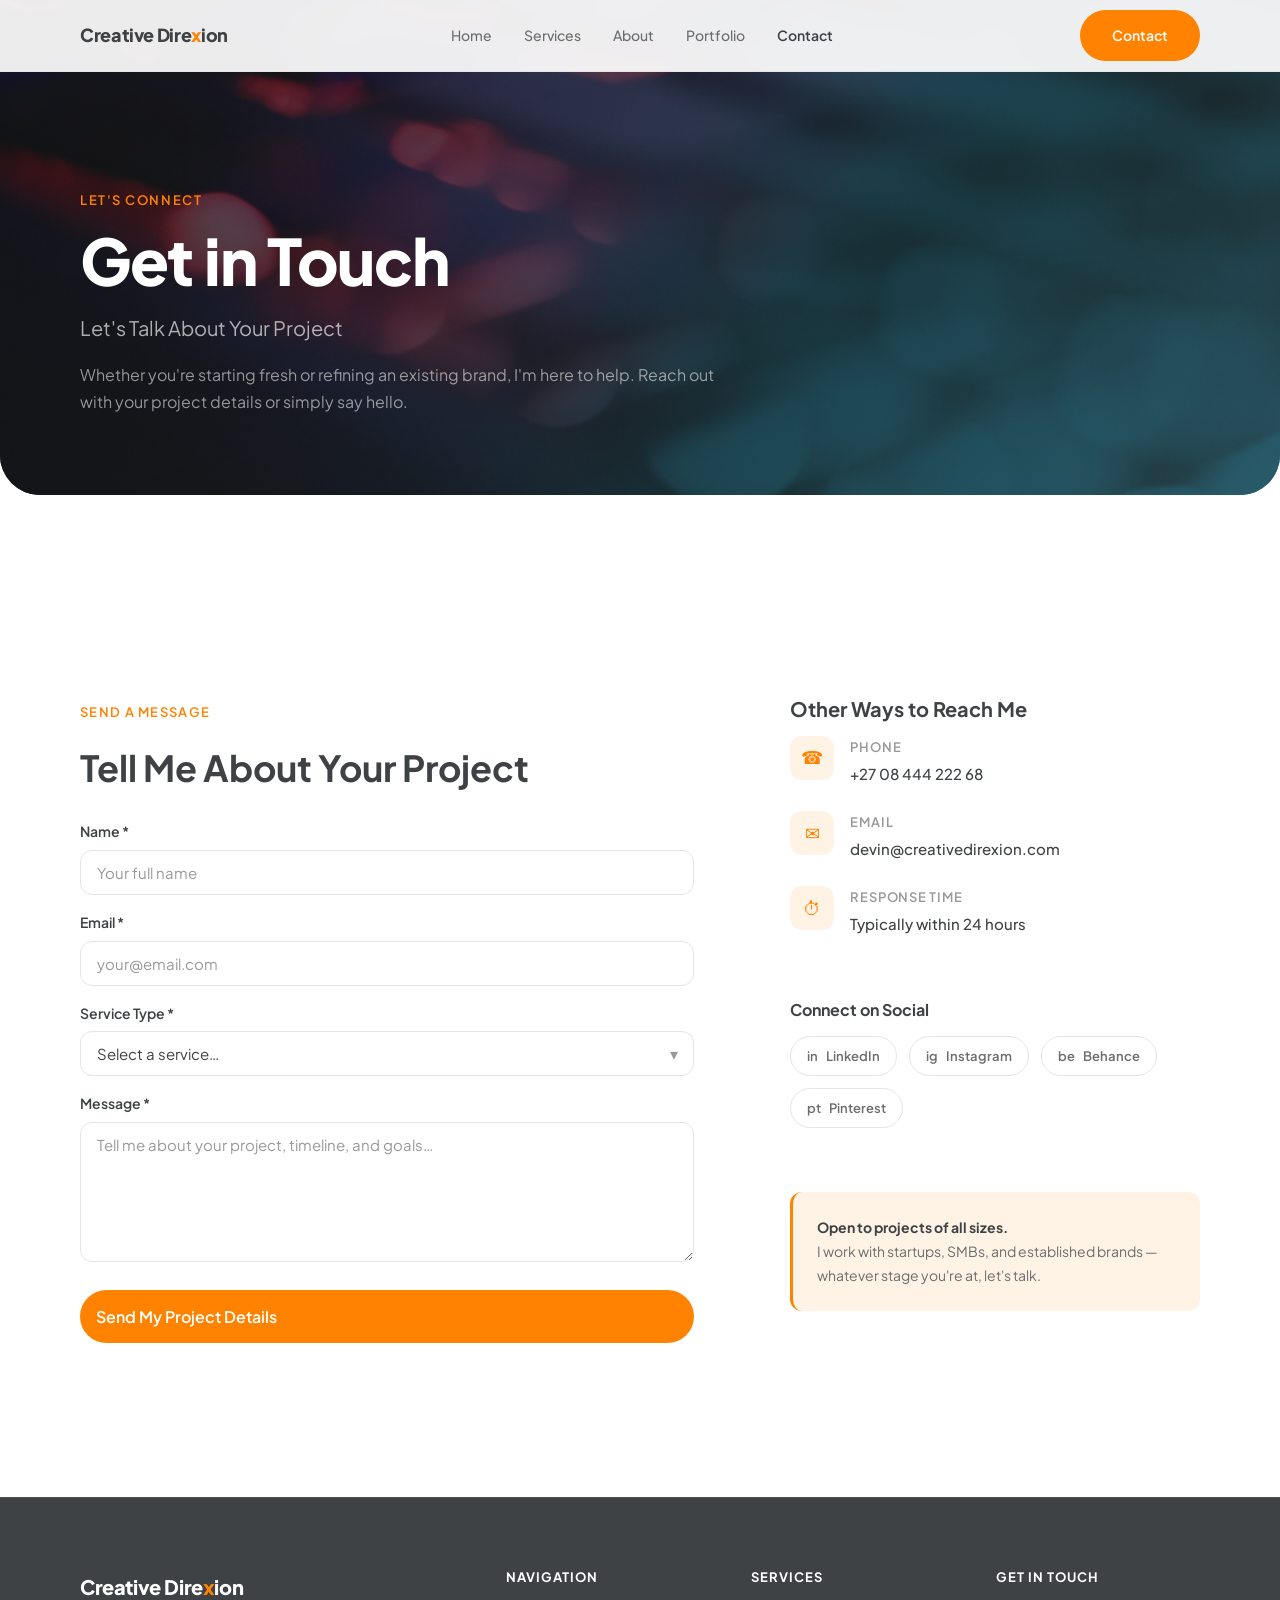
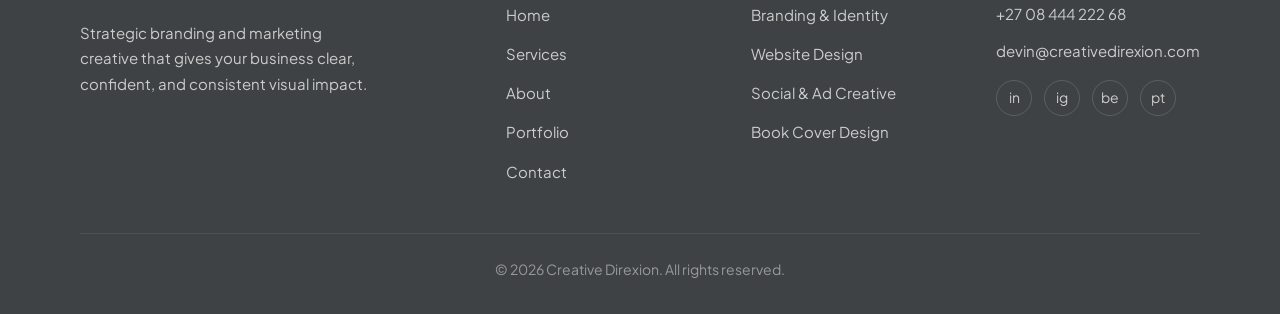
<file: contact.html>
<!DOCTYPE html>
<html lang="en">
<head>
  <meta charset="UTF-8" />
  <meta name="viewport" content="width=device-width, initial-scale=1.0" />
  <meta name="description" content="Contact Creative Direxion — Reach out to discuss your branding, website, or creative project. Based in South Africa, working remotely worldwide." />
  <title>Contact — Creative Direxion</title>
  <link rel="stylesheet" href="css/styles.css" />
</head>
<body>

  <!-- ── Navigation ── -->
  <nav class="nav" aria-label="Main navigation">
    <div class="nav-inner">
      <a href="index.html" class="nav-logo">Creative Dire<span>x</span>ion</a>
      <div class="nav-links" role="list">
        <a href="index.html" role="listitem">Home</a>
        <a href="services.html" role="listitem">Services</a>
        <a href="about.html" role="listitem">About</a>
        <a href="portfolio.html" role="listitem">Portfolio</a>
        <a href="contact.html" role="listitem">Contact</a>
      </div>
      <a href="contact.html" class="btn-primary nav-cta">Contact</a>
      <button class="nav-hamburger" aria-label="Open menu" aria-expanded="false" aria-controls="nav-overlay">
        <span></span><span></span><span></span>
      </button>
    </div>
  </nav>

  <div class="nav-overlay" id="nav-overlay" role="dialog" aria-modal="true" aria-label="Navigation menu">
    <a href="index.html">Home</a>
    <a href="services.html">Services</a>
    <a href="about.html">About</a>
    <a href="portfolio.html">Portfolio</a>
    <a href="contact.html">Contact</a>
    <a href="contact.html" class="btn-primary">Get in Touch</a>
  </div>

  <main>

    <!-- ── Hero ── -->
    <section class="hero hero-inner-page" aria-label="Contact hero">
      <img class="hero-bg" src="images/hero/hero-pages-2.jpg" alt="" aria-hidden="true" loading="eager" />
      <div class="hero-overlay" aria-hidden="true"></div>
      <div class="hero-inner">
        <p class="hero-tag hero-animate hero-animate-1">Let's Connect</p>
        <h1 class="hero-heading hero-animate hero-animate-2">Get in Touch</h1>
        <p class="hero-tagline hero-animate hero-animate-3">Let's Talk About Your Project</p>
        <p class="hero-desc hero-animate hero-animate-4">Whether you're starting fresh or refining an existing brand, I'm here to help. Reach out with your project details or simply say hello.</p>
      </div>
    </section>

    <!-- ── Contact Form + Info ── -->
    <section class="section" aria-labelledby="contact-heading">
      <div class="container">
        <div class="contact-grid">

          <!-- Form -->
          <div class="reveal">
            <span class="eyebrow">Send a Message</span>
            <h2 id="contact-heading" style="font-size: clamp(1.5rem, 3vw, 2.25rem); margin-bottom: var(--space-xl); margin-top: var(--space-sm);">Tell Me About Your Project</h2>

            <div class="form-success" role="alert" aria-live="polite">
              Thanks for reaching out! I'll review your message and get back to you within 1–2 business days.
            </div>

            <form class="contact-form" novalidate aria-label="Contact form">
              <div class="form-group">
                <label for="name">Name <span aria-hidden="true">*</span></label>
                <input
                  type="text"
                  id="name"
                  name="name"
                  placeholder="Your full name"
                  required
                  autocomplete="name"
                />
              </div>

              <div class="form-group">
                <label for="email">Email <span aria-hidden="true">*</span></label>
                <input
                  type="email"
                  id="email"
                  name="email"
                  placeholder="your@email.com"
                  required
                  autocomplete="email"
                />
              </div>

              <div class="form-group">
                <label for="service">Service Type <span aria-hidden="true">*</span></label>
                <div class="form-select-wrapper">
                  <select id="service" name="service" required>
                    <option value="" disabled selected>Select a service…</option>
                    <option value="branding">Branding &amp; Visual Identity</option>
                    <option value="website">Website Design</option>
                    <option value="social">Social Media &amp; Ad Creative</option>
                    <option value="book">Book Cover Design</option>
                    <option value="other">Other</option>
                  </select>
                </div>
              </div>

              <div class="form-group">
                <label for="message">Message <span aria-hidden="true">*</span></label>
                <textarea
                  id="message"
                  name="message"
                  rows="6"
                  placeholder="Tell me about your project, timeline, and goals…"
                  required
                ></textarea>
              </div>

              <button type="submit" class="btn-primary form-submit">Send My Project Details</button>
            </form>
          </div>

          <!-- Contact Info -->
          <aside class="contact-info reveal reveal-delay-2" aria-label="Contact information">
            <div>
              <h3>Other Ways to Reach Me</h3>

              <div class="contact-detail" style="margin-bottom: var(--space-lg);">
                <div class="contact-detail-icon" aria-hidden="true">&#9742;</div>
                <div class="contact-detail-text">
                  <p>Phone</p>
                  <a href="tel:+27084442268">+27 08 444 222 68</a>
                </div>
              </div>

              <div class="contact-detail" style="margin-bottom: var(--space-lg);">
                <div class="contact-detail-icon" aria-hidden="true">&#9993;</div>
                <div class="contact-detail-text">
                  <p>Email</p>
                  <a href="mailto:devin@creativedirexion.com">devin@creativedirexion.com</a>
                </div>
              </div>


              <div class="contact-detail" style="margin-bottom: var(--space-xl);">
                <div class="contact-detail-icon" aria-hidden="true">&#9201;</div>
                <div class="contact-detail-text">
                  <p>Response Time</p>
                  <span>Typically within 24 hours</span>
                </div>
              </div>
            </div>

            <div>
              <h3 style="font-size: 1rem; margin-bottom: var(--space-md);">Connect on Social</h3>
              <div class="contact-social" aria-label="Social media links">
                <a href="#" class="social-link" aria-label="LinkedIn">
                  <span aria-hidden="true">in</span> LinkedIn
                </a>
                <a href="#" class="social-link" aria-label="Instagram">
                  <span aria-hidden="true">ig</span> Instagram
                </a>
                <a href="#" class="social-link" aria-label="Behance">
                  <span aria-hidden="true">be</span> Behance
                </a>
                <a href="#" class="social-link" aria-label="Pinterest">
                  <span aria-hidden="true">pt</span> Pinterest
                </a>
              </div>
            </div>

            <div style="margin-top: var(--space-xl); padding: var(--space-lg); background: var(--color-accent-light); border-radius: var(--radius-md); border-left: 3px solid var(--color-accent);">
              <p style="font-size: 0.875rem; color: var(--color-text-secondary); line-height: 1.7;">
                <strong style="color: var(--color-text-primary);">Open to projects of all sizes.</strong><br>
                I work with startups, SMBs, and established brands — whatever stage you're at, let's talk.
              </p>
            </div>
          </aside>

        </div>
      </div>
    </section>

  </main>

  <!-- ── Footer ── -->
  <footer class="footer" aria-label="Site footer">
    <div class="container">
      <div class="footer-grid">
        <div class="footer-brand">
          <p class="footer-logo">Creative Dire<span>x</span>ion</p>
          <p>Strategic branding and marketing creative that gives your business clear, confident, and consistent visual impact.</p>
        </div>
        <div class="footer-col">
          <h4>Navigation</h4>
          <ul>
            <li><a href="index.html">Home</a></li>
            <li><a href="services.html">Services</a></li>
            <li><a href="about.html">About</a></li>
            <li><a href="portfolio.html">Portfolio</a></li>
            <li><a href="contact.html">Contact</a></li>
          </ul>
        </div>
        <div class="footer-col">
          <h4>Services</h4>
          <ul>
            <li><a href="services.html#branding">Branding &amp; Identity</a></li>
            <li><a href="services.html#website-design">Website Design</a></li>
            <li><a href="services.html#social-media">Social &amp; Ad Creative</a></li>
            <li><a href="services.html#book-cover">Book Cover Design</a></li>
          </ul>
        </div>
        <div class="footer-col">
          <h4>Get in Touch</h4>
          <p class="footer-contact-item"><a href="tel:+27084442268">+27 08 444 222 68</a></p>
          <p class="footer-contact-item"><a href="mailto:devin@creativedirexion.com">devin@creativedirexion.com</a></p>
          <div class="footer-social" aria-label="Social media links">
            <a href="#" aria-label="LinkedIn">in</a>
            <a href="#" aria-label="Instagram">ig</a>
            <a href="#" aria-label="Behance">be</a>
            <a href="#" aria-label="Pinterest">pt</a>
          </div>
        </div>
      </div>
      <div class="footer-bottom">
        <p>&copy; 2026 Creative Direxion. All rights reserved.</p>
      </div>
    </div>
  </footer>

  <script src="js/main.js"></script>
</body>
</html>
</file>
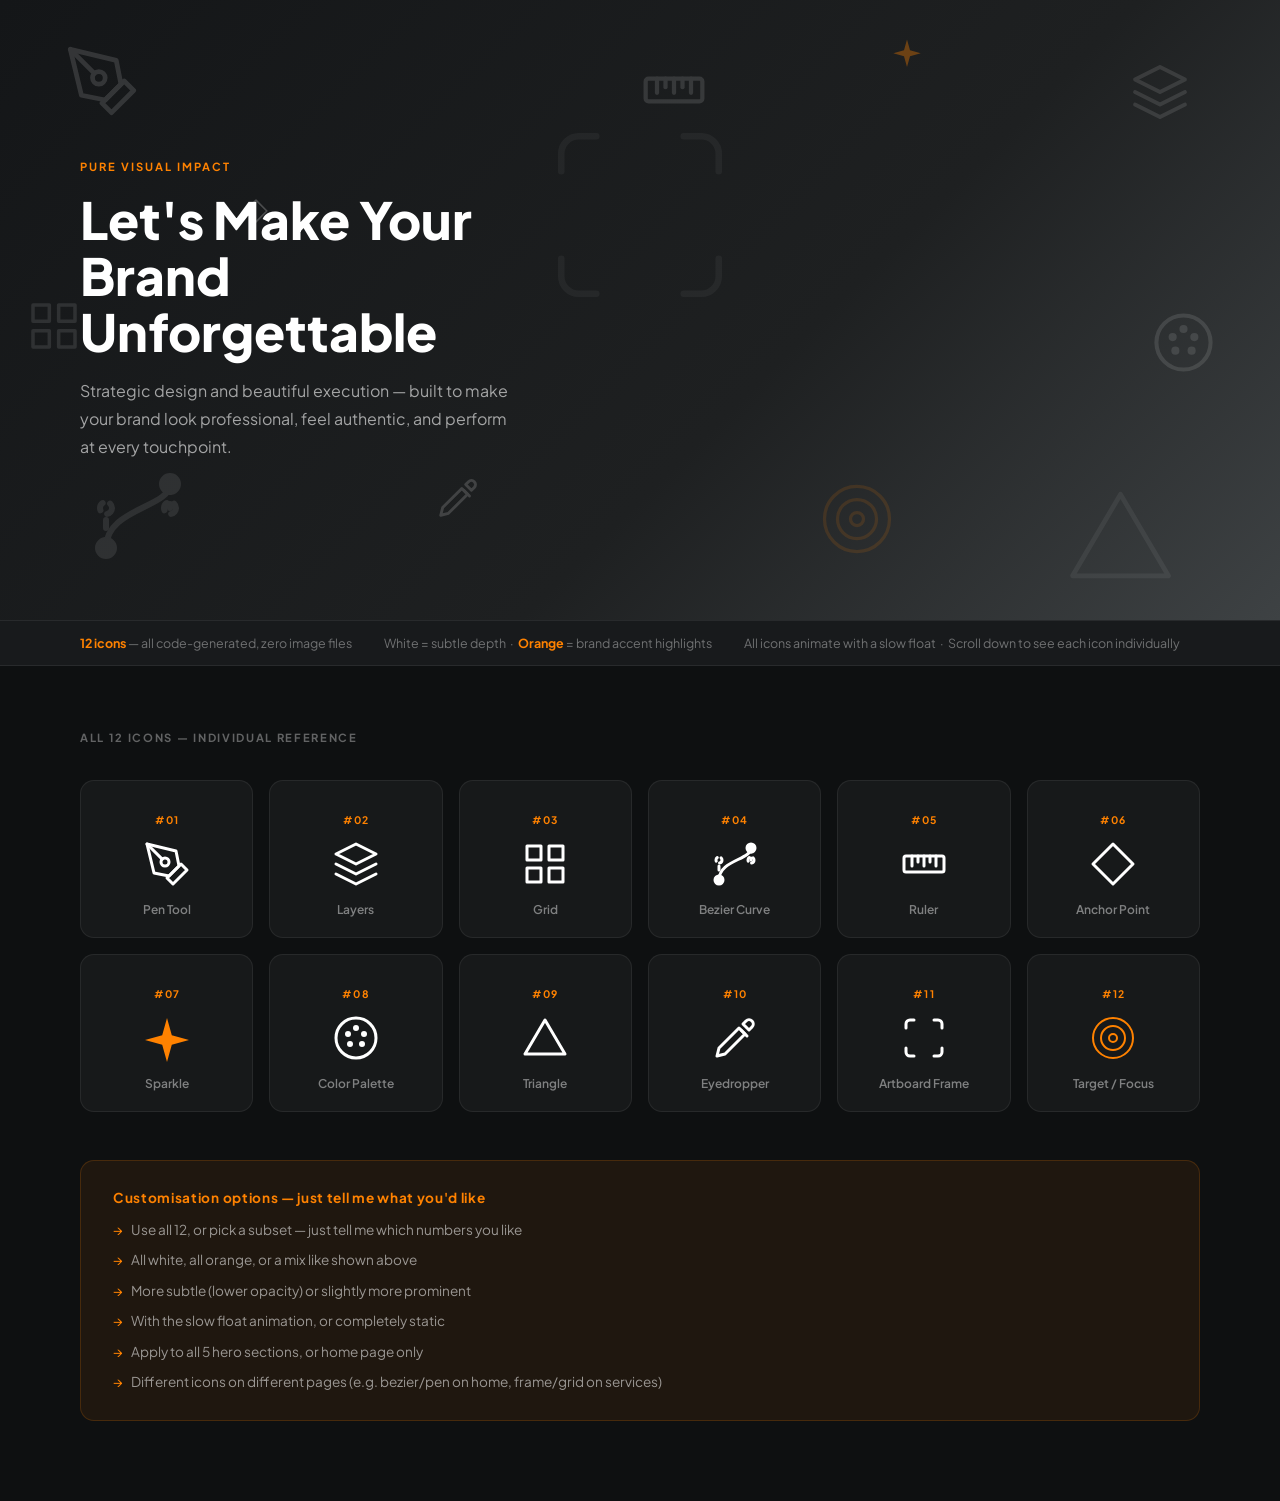
<file: icon-preview.html>
<!DOCTYPE html>
<html lang="en">
<head>
  <meta charset="UTF-8" />
  <meta name="viewport" content="width=device-width, initial-scale=1.0" />
  <title>SVG Icon Preview — Creative Direxion</title>
  <link rel="preconnect" href="https://fonts.googleapis.com">
  <link href="https://fonts.googleapis.com/css2?family=Plus+Jakarta+Sans:wght@400;600;700;800&display=swap" rel="stylesheet">
  <style>
    *, *::before, *::after { margin: 0; padding: 0; box-sizing: border-box; }

    body {
      background: #0e1011;
      font-family: 'Plus Jakarta Sans', sans-serif;
      color: white;
    }

    /* ── HERO PREVIEW ── */
    .hero-preview {
      position: relative;
      width: 100%;
      height: 620px;
      background: linear-gradient(135deg, #141618 0%, #1e2021 60%, #3e4244 100%);
      overflow: hidden;
      display: flex;
      align-items: center;
    }

    /* Demo text — mirrors real site layout */
    .demo-text {
      position: relative;
      z-index: 10;
      max-width: 580px;
      padding: 0 0 0 80px;
    }
    .demo-eyebrow {
      font-size: 0.7rem;
      font-weight: 700;
      letter-spacing: 0.18em;
      text-transform: uppercase;
      color: #ff8200;
      margin-bottom: 18px;
    }
    .demo-h1 {
      font-size: clamp(2rem, 4.5vw, 3.2rem);
      font-weight: 800;
      line-height: 1.1;
      margin-bottom: 18px;
      color: #ffffff;
    }
    .demo-p {
      font-size: 1rem;
      color: rgba(255,255,255,0.60);
      line-height: 1.75;
      max-width: 440px;
    }

    /* ── SVG ICON POSITIONING ── */
    .icon {
      position: absolute;
      pointer-events: none;
      color: white;
    }
    .icon svg { display: block; }

    /* Float animations */
    @keyframes floatUp   { 0%,100% { transform: translateY(0);    } 50% { transform: translateY(-10px); } }
    @keyframes floatDown { 0%,100% { transform: translateY(0);    } 50% { transform: translateY(9px);  } }
    @keyframes floatTilt { 0%,100% { transform: translateY(0) rotate(0deg); } 50% { transform: translateY(-7px) rotate(6deg); } }
    @keyframes floatSpin { 0%,100% { transform: translateY(0) rotate(0deg); } 50% { transform: translateY(6px) rotate(-5deg); } }

    /* 1. Pen Tool — top-left */
    .i-pentool   { top: 7%;  left: 5%;   width: 76px;  opacity: 0.13; animation: floatUp   8s ease-in-out infinite 0s; }
    /* 2. Layers — top-right */
    .i-layers    { top: 10%; right: 7%;  width: 60px;  opacity: 0.11; animation: floatDown 9s ease-in-out infinite 1s; }
    /* 3. Grid — mid-left */
    .i-grid      { top: 48%; left: 2%;   width: 56px;  opacity: 0.10; animation: floatUp  10s ease-in-out infinite 2s; }
    /* 4. Bezier — bottom-left */
    .i-bezier    { bottom: 9%; left: 7%; width: 96px;  opacity: 0.09; animation: floatTilt 9s ease-in-out infinite 3s; }
    /* 5. Ruler — top center-ish */
    .i-ruler     { top: 9%;  left: 50%;  width: 68px;  opacity: 0.12; animation: floatSpin 8s ease-in-out infinite 0.5s; }
    /* 6. Diamond — small accent, white */
    .i-diamond   { top: 32%; left: 19%;  width: 26px;  opacity: 0.22; animation: floatUp   6s ease-in-out infinite 1.5s; }
    /* 7. Sparkle — orange accent, top-right area */
    .i-sparkle   { top: 6%;  right: 28%; width: 30px;  opacity: 0.35; animation: floatDown 5s ease-in-out infinite 0.8s; color: #ff8200; }
    /* 8. Palette — right center */
    .i-palette   { top: 50%; right: 5%;  width: 65px;  opacity: 0.11; animation: floatTilt 10s ease-in-out infinite 2.5s; }
    /* 9. Triangle — bottom-right, large, very faint */
    .i-triangle  { bottom: 4%; right: 8%; width: 115px; opacity: 0.06; animation: floatDown 12s ease-in-out infinite 4s; }
    /* 10. Eyedropper — bottom-center */
    .i-eyedrop   { bottom: 16%; left: 34%; width: 46px; opacity: 0.16; animation: floatUp   7s ease-in-out infinite 1.2s; }
    /* 11. Artboard Frame — large, centered, very faint, static */
    .i-frame     { top: 110px; left: calc(50% - 105px); width: 210px; opacity: 0.045; }
    /* 12. Rings — bottom-right, orange accent */
    .i-rings     { bottom: 10%; right: 30%; width: 78px; opacity: 0.13; animation: floatSpin 11s ease-in-out infinite 3.5s; color: #ff8200; }


    /* ── LABEL STRIP ── */
    .label-strip {
      background: #181a1c;
      border-top: 1px solid rgba(255,255,255,0.07);
      border-bottom: 1px solid rgba(255,255,255,0.07);
      padding: 14px 80px;
      display: flex;
      align-items: center;
      gap: 32px;
      flex-wrap: wrap;
    }
    .label-strip p { font-size: 0.78rem; color: rgba(255,255,255,0.38); }
    .label-strip p strong { color: #ff8200; }

    /* ── ICON REFERENCE GRID ── */
    .reference {
      padding: 64px 80px 80px;
      max-width: 1280px;
      margin: 0 auto;
    }
    .reference-heading {
      font-size: 0.7rem;
      font-weight: 700;
      letter-spacing: 0.15em;
      text-transform: uppercase;
      color: rgba(255,255,255,0.35);
      margin-bottom: 36px;
    }
    .icon-showcase {
      display: grid;
      grid-template-columns: repeat(auto-fill, minmax(150px, 1fr));
      gap: 16px;
    }
    .icon-card {
      background: rgba(255,255,255,0.04);
      border: 1px solid rgba(255,255,255,0.07);
      border-radius: 14px;
      padding: 32px 16px 20px;
      display: flex;
      flex-direction: column;
      align-items: center;
      gap: 14px;
      transition: background 0.2s, border-color 0.2s;
    }
    .icon-card:hover { background: rgba(255,255,255,0.08); border-color: rgba(255,130,0,0.3); }
    .icon-card svg { display: block; }
    .icon-num  { font-size: 0.65rem; font-weight: 700; color: #ff8200; letter-spacing: 0.1em; }
    .icon-name { font-size: 0.75rem; font-weight: 600; color: rgba(255,255,255,0.45); text-align: center; }

    /* ── OPTIONS NOTE ── */
    .options-note {
      margin-top: 48px;
      padding: 28px 32px;
      background: rgba(255,130,0,0.07);
      border: 1px solid rgba(255,130,0,0.18);
      border-radius: 14px;
    }
    .options-note h3 { font-size: 0.85rem; color: #ff8200; margin-bottom: 14px; letter-spacing: 0.05em; }
    .options-note ul { list-style: none; display: flex; flex-direction: column; gap: 10px; }
    .options-note li { font-size: 0.85rem; color: rgba(255,255,255,0.55); padding-left: 18px; position: relative; line-height: 1.5; }
    .options-note li::before { content: '→'; position: absolute; left: 0; color: #ff8200; }
  </style>
</head>
<body>

  <!-- ════════════════════════════════════════
       HERO PREVIEW — mirrors actual site hero
       ════════════════════════════════════════ -->
  <div class="hero-preview">

    <!-- 1. Pen Tool -->
    <div class="icon i-pentool">
      <svg viewBox="0 0 24 24" fill="none" stroke="currentColor" stroke-width="1.5" stroke-linecap="round" stroke-linejoin="round">
        <path d="M12 19l7-7 3 3-7 7-3-3z"/>
        <path d="M18 13l-1.5-7.5L2 2l3.5 14.5L13 18l5-5z"/>
        <path d="M2 2l7.586 7.586"/>
        <circle cx="11" cy="11" r="2"/>
      </svg>
    </div>

    <!-- 2. Layers -->
    <div class="icon i-layers">
      <svg viewBox="0 0 24 24" fill="none" stroke="currentColor" stroke-width="1.5" stroke-linecap="round" stroke-linejoin="round">
        <polygon points="12 2 2 7 12 12 22 7 12 2"/>
        <polyline points="2 17 12 22 22 17"/>
        <polyline points="2 12 12 17 22 12"/>
      </svg>
    </div>

    <!-- 3. Grid -->
    <div class="icon i-grid">
      <svg viewBox="0 0 24 24" fill="none" stroke="currentColor" stroke-width="1.5" stroke-linecap="round" stroke-linejoin="round">
        <rect x="3" y="3" width="7" height="7"/>
        <rect x="14" y="3" width="7" height="7"/>
        <rect x="14" y="14" width="7" height="7"/>
        <rect x="3" y="14" width="7" height="7"/>
      </svg>
    </div>

    <!-- 4. Bezier Curve -->
    <div class="icon i-bezier">
      <svg viewBox="0 0 24 24" fill="none" stroke="currentColor" stroke-width="1.5" stroke-linecap="round" stroke-linejoin="round">
        <path d="M4 20 C4 10, 20 10, 20 4"/>
        <circle cx="4" cy="20" r="2" fill="currentColor"/>
        <circle cx="20" cy="4" r="2" fill="currentColor"/>
        <circle cx="4" cy="10" r="1.5" stroke-dasharray="2 2"/>
        <circle cx="20" cy="10" r="1.5" stroke-dasharray="2 2"/>
        <line x1="4" y1="20" x2="4" y2="10" stroke-dasharray="2 3"/>
        <line x1="20" y1="4" x2="20" y2="10" stroke-dasharray="2 3"/>
      </svg>
    </div>

    <!-- 5. Ruler -->
    <div class="icon i-ruler">
      <svg viewBox="0 0 24 24" fill="none" stroke="currentColor" stroke-width="1.5" stroke-linecap="round" stroke-linejoin="round">
        <rect x="2" y="8" width="20" height="8" rx="1"/>
        <line x1="6"  y1="8" x2="6"  y2="13"/>
        <line x1="9"  y1="8" x2="9"  y2="11"/>
        <line x1="12" y1="8" x2="12" y2="13"/>
        <line x1="15" y1="8" x2="15" y2="11"/>
        <line x1="18" y1="8" x2="18" y2="13"/>
      </svg>
    </div>

    <!-- 6. Diamond anchor -->
    <div class="icon i-diamond">
      <svg viewBox="0 0 24 24" fill="none" stroke="currentColor" stroke-width="1.5" stroke-linecap="round" stroke-linejoin="round">
        <polygon points="12 2 22 12 12 22 2 12"/>
      </svg>
    </div>

    <!-- 7. Sparkle (orange) -->
    <div class="icon i-sparkle">
      <svg viewBox="0 0 24 24" fill="currentColor" stroke="none">
        <path d="M12 2l2.4 8.6L23 13l-8.6 2.4L12 24l-2.4-8.6L1 13l8.6-2.4z"/>
      </svg>
    </div>

    <!-- 8. Color Palette -->
    <div class="icon i-palette">
      <svg viewBox="0 0 24 24" fill="none" stroke="currentColor" stroke-width="1.5" stroke-linecap="round" stroke-linejoin="round">
        <circle cx="12" cy="12" r="10"/>
        <circle cx="8"  cy="10" r="1.5" fill="currentColor" stroke="none"/>
        <circle cx="12" cy="7"  r="1.5" fill="currentColor" stroke="none"/>
        <circle cx="16" cy="10" r="1.5" fill="currentColor" stroke="none"/>
        <circle cx="15" cy="15" r="1.5" fill="currentColor" stroke="none"/>
        <circle cx="9"  cy="15" r="1.5" fill="currentColor" stroke="none"/>
      </svg>
    </div>

    <!-- 9. Triangle -->
    <div class="icon i-triangle">
      <svg viewBox="0 0 24 24" fill="none" stroke="currentColor" stroke-width="1" stroke-linecap="round" stroke-linejoin="round">
        <polygon points="12 3 22 20 2 20"/>
      </svg>
    </div>

    <!-- 10. Eyedropper -->
    <div class="icon i-eyedrop">
      <svg viewBox="0 0 24 24" fill="none" stroke="currentColor" stroke-width="1.5" stroke-linecap="round" stroke-linejoin="round">
        <path d="M3 21l4-1L17 10l-3-3L4 17 3 21z"/>
        <path d="M15 8l3 3"/>
        <path d="M17.5 3.5a2.121 2.121 0 0 1 3 3l-1.5 1.5-3-3 1.5-1.5z"/>
      </svg>
    </div>

    <!-- 11. Artboard frame (static, very large, very faint) -->
    <div class="icon i-frame">
      <svg viewBox="0 0 24 24" fill="none" stroke="currentColor" stroke-width="0.75" stroke-linecap="round" stroke-linejoin="round">
        <path d="M3 7V5a2 2 0 0 1 2-2h2"/>
        <path d="M17 3h2a2 2 0 0 1 2 2v2"/>
        <path d="M21 17v2a2 2 0 0 1-2 2h-2"/>
        <path d="M7 21H5a2 2 0 0 1-2-2v-2"/>
      </svg>
    </div>

    <!-- 12. Rings (orange) -->
    <div class="icon i-rings">
      <svg viewBox="0 0 24 24" fill="none" stroke="currentColor" stroke-width="1" stroke-linecap="round">
        <circle cx="12" cy="12" r="10"/>
        <circle cx="12" cy="12" r="6"/>
        <circle cx="12" cy="12" r="2"/>
      </svg>
    </div>

    <!-- Actual hero text -->
    <div class="demo-text">
      <p class="demo-eyebrow">Pure Visual Impact</p>
      <h1 class="demo-h1">Let's Make Your<br>Brand Unforgettable</h1>
      <p class="demo-p">Strategic design and beautiful execution — built to make your brand look professional, feel authentic, and perform at every touchpoint.</p>
    </div>

  </div><!-- /hero-preview -->


  <!-- ── Label strip ── -->
  <div class="label-strip">
    <p><strong>12 icons</strong> — all code-generated, zero image files</p>
    <p>White = subtle depth &nbsp;·&nbsp; <strong>Orange</strong> = brand accent highlights</p>
    <p>All icons animate with a slow float &nbsp;·&nbsp; Scroll down to see each icon individually</p>
  </div>


  <!-- ════════════════════════════════════
       ICON REFERENCE GRID
       ════════════════════════════════════ -->
  <div class="reference">
    <p class="reference-heading">All 12 Icons — Individual Reference</p>

    <div class="icon-showcase">

      <div class="icon-card">
        <span class="icon-num">#01</span>
        <svg width="48" height="48" viewBox="0 0 24 24" fill="none" stroke="white" stroke-width="1.5" stroke-linecap="round" stroke-linejoin="round">
          <path d="M12 19l7-7 3 3-7 7-3-3z"/>
          <path d="M18 13l-1.5-7.5L2 2l3.5 14.5L13 18l5-5z"/>
          <path d="M2 2l7.586 7.586"/>
          <circle cx="11" cy="11" r="2"/>
        </svg>
        <span class="icon-name">Pen Tool</span>
      </div>

      <div class="icon-card">
        <span class="icon-num">#02</span>
        <svg width="48" height="48" viewBox="0 0 24 24" fill="none" stroke="white" stroke-width="1.5" stroke-linecap="round" stroke-linejoin="round">
          <polygon points="12 2 2 7 12 12 22 7 12 2"/>
          <polyline points="2 17 12 22 22 17"/>
          <polyline points="2 12 12 17 22 12"/>
        </svg>
        <span class="icon-name">Layers</span>
      </div>

      <div class="icon-card">
        <span class="icon-num">#03</span>
        <svg width="48" height="48" viewBox="0 0 24 24" fill="none" stroke="white" stroke-width="1.5" stroke-linecap="round" stroke-linejoin="round">
          <rect x="3" y="3" width="7" height="7"/>
          <rect x="14" y="3" width="7" height="7"/>
          <rect x="14" y="14" width="7" height="7"/>
          <rect x="3" y="14" width="7" height="7"/>
        </svg>
        <span class="icon-name">Grid</span>
      </div>

      <div class="icon-card">
        <span class="icon-num">#04</span>
        <svg width="48" height="48" viewBox="0 0 24 24" fill="none" stroke="white" stroke-width="1.5" stroke-linecap="round" stroke-linejoin="round">
          <path d="M4 20 C4 10, 20 10, 20 4"/>
          <circle cx="4" cy="20" r="2" fill="white"/>
          <circle cx="20" cy="4" r="2" fill="white"/>
          <circle cx="4" cy="10" r="1.5" stroke-dasharray="2 2"/>
          <circle cx="20" cy="10" r="1.5" stroke-dasharray="2 2"/>
          <line x1="4" y1="20" x2="4" y2="10" stroke-dasharray="2 3"/>
          <line x1="20" y1="4" x2="20" y2="10" stroke-dasharray="2 3"/>
        </svg>
        <span class="icon-name">Bezier Curve</span>
      </div>

      <div class="icon-card">
        <span class="icon-num">#05</span>
        <svg width="48" height="48" viewBox="0 0 24 24" fill="none" stroke="white" stroke-width="1.5" stroke-linecap="round" stroke-linejoin="round">
          <rect x="2" y="8" width="20" height="8" rx="1"/>
          <line x1="6"  y1="8" x2="6"  y2="13"/>
          <line x1="9"  y1="8" x2="9"  y2="11"/>
          <line x1="12" y1="8" x2="12" y2="13"/>
          <line x1="15" y1="8" x2="15" y2="11"/>
          <line x1="18" y1="8" x2="18" y2="13"/>
        </svg>
        <span class="icon-name">Ruler</span>
      </div>

      <div class="icon-card">
        <span class="icon-num">#06</span>
        <svg width="48" height="48" viewBox="0 0 24 24" fill="none" stroke="white" stroke-width="1.5" stroke-linecap="round" stroke-linejoin="round">
          <polygon points="12 2 22 12 12 22 2 12"/>
        </svg>
        <span class="icon-name">Anchor Point</span>
      </div>

      <div class="icon-card">
        <span class="icon-num">#07</span>
        <svg width="48" height="48" viewBox="0 0 24 24" fill="#ff8200" stroke="none">
          <path d="M12 2l2.4 8.6L23 13l-8.6 2.4L12 24l-2.4-8.6L1 13l8.6-2.4z"/>
        </svg>
        <span class="icon-name">Sparkle</span>
      </div>

      <div class="icon-card">
        <span class="icon-num">#08</span>
        <svg width="48" height="48" viewBox="0 0 24 24" fill="none" stroke="white" stroke-width="1.5" stroke-linecap="round" stroke-linejoin="round">
          <circle cx="12" cy="12" r="10"/>
          <circle cx="8"  cy="10" r="1.5" fill="white" stroke="none"/>
          <circle cx="12" cy="7"  r="1.5" fill="white" stroke="none"/>
          <circle cx="16" cy="10" r="1.5" fill="white" stroke="none"/>
          <circle cx="15" cy="15" r="1.5" fill="white" stroke="none"/>
          <circle cx="9"  cy="15" r="1.5" fill="white" stroke="none"/>
        </svg>
        <span class="icon-name">Color Palette</span>
      </div>

      <div class="icon-card">
        <span class="icon-num">#09</span>
        <svg width="48" height="48" viewBox="0 0 24 24" fill="none" stroke="white" stroke-width="1.5" stroke-linecap="round" stroke-linejoin="round">
          <polygon points="12 3 22 20 2 20"/>
        </svg>
        <span class="icon-name">Triangle</span>
      </div>

      <div class="icon-card">
        <span class="icon-num">#10</span>
        <svg width="48" height="48" viewBox="0 0 24 24" fill="none" stroke="white" stroke-width="1.5" stroke-linecap="round" stroke-linejoin="round">
          <path d="M3 21l4-1L17 10l-3-3L4 17 3 21z"/>
          <path d="M15 8l3 3"/>
          <path d="M17.5 3.5a2.121 2.121 0 0 1 3 3l-1.5 1.5-3-3 1.5-1.5z"/>
        </svg>
        <span class="icon-name">Eyedropper</span>
      </div>

      <div class="icon-card">
        <span class="icon-num">#11</span>
        <svg width="48" height="48" viewBox="0 0 24 24" fill="none" stroke="white" stroke-width="1.5" stroke-linecap="round" stroke-linejoin="round">
          <path d="M3 7V5a2 2 0 0 1 2-2h2"/>
          <path d="M17 3h2a2 2 0 0 1 2 2v2"/>
          <path d="M21 17v2a2 2 0 0 1-2 2h-2"/>
          <path d="M7 21H5a2 2 0 0 1-2-2v-2"/>
        </svg>
        <span class="icon-name">Artboard Frame</span>
      </div>

      <div class="icon-card">
        <span class="icon-num">#12</span>
        <svg width="48" height="48" viewBox="0 0 24 24" fill="none" stroke="#ff8200" stroke-width="1" stroke-linecap="round">
          <circle cx="12" cy="12" r="10"/>
          <circle cx="12" cy="12" r="6"/>
          <circle cx="12" cy="12" r="2"/>
        </svg>
        <span class="icon-name">Target / Focus</span>
      </div>

    </div><!-- /icon-showcase -->

    <div class="options-note">
      <h3>Customisation options — just tell me what you'd like</h3>
      <ul>
        <li>Use all 12, or pick a subset — just tell me which numbers you like</li>
        <li>All white, all orange, or a mix like shown above</li>
        <li>More subtle (lower opacity) or slightly more prominent</li>
        <li>With the slow float animation, or completely static</li>
        <li>Apply to all 5 hero sections, or home page only</li>
        <li>Different icons on different pages (e.g. bezier/pen on home, frame/grid on services)</li>
      </ul>
    </div>

  </div><!-- /reference -->

</body>
</html>
</file>
<file: css/styles.css>
/* ============================================================
   Creative Direxion — Main Stylesheet
   Font: Plus Jakarta Sans (Google Fonts)
   System: See DESIGN.md for all tokens
   ============================================================ */

@import url('https://fonts.googleapis.com/css2?family=Plus+Jakarta+Sans:wght@400;500;600;700;800&display=swap');

/* ── Custom Properties ── */
:root {
  --color-bg-primary:      #FFFFFF;
  --color-bg-elevated:     #F8F8F8;
  --color-bg-surface:      #F1F1F1;
  --color-border:          #E5E5E5;
  --color-border-subtle:   #EEEEEE;
  --color-text-primary:    #3e4244;
  --color-text-secondary:  #6B6D6F;
  --color-text-tertiary:   #999999;
  --color-accent:          #ff8200;
  --color-accent-hover:    #e67400;
  --color-accent-light:    #FFF3E6;
  --color-footer-bg:       #3e4244;
  --color-footer-text:     #CCCCCC;
  --color-footer-heading:  #FFFFFF;

  --font-primary:          'Plus Jakarta Sans', sans-serif;

  --space-xs:              8px;
  --space-sm:              12px;
  --space-md:              16px;
  --space-lg:              24px;
  --space-xl:              32px;
  --space-2xl:             48px;
  --space-3xl:             64px;
  --space-4xl:             96px;
  --space-5xl:             128px;
  --section-padding:       clamp(80px, 12vw, 160px);
  --container-padding:     clamp(20px, 5vw, 40px);

  --container-max:         1200px;

  --radius-md:             12px;
  --radius-lg:             16px;
  --radius-xl:             24px;
  --radius-pill:           50px;

  --shadow-subtle:         0 1px 3px rgba(62, 66, 68, 0.06);
  --shadow-medium:         0 4px 12px rgba(62, 66, 68, 0.08);
  --shadow-large:          0 16px 48px rgba(62, 66, 68, 0.1);

  --transition:            0.35s cubic-bezier(0.4, 0, 0.2, 1);
}

/* ── Reset & Base ── */
*, *::before, *::after {
  box-sizing: border-box;
  margin: 0;
  padding: 0;
}

html {
  scroll-behavior: smooth;
  -webkit-text-size-adjust: 100%;
}

body {
  font-family: var(--font-primary);
  font-size: 1rem;
  font-weight: 400;
  line-height: 1.7;
  color: var(--color-text-primary);
  background-color: var(--color-bg-primary);
  overflow-x: hidden;
}

img {
  max-width: 100%;
  height: auto;
  display: block;
}

a {
  color: inherit;
  text-decoration: none;
}

ul, ol {
  list-style: none;
}

button {
  cursor: pointer;
  font-family: var(--font-primary);
  border: none;
  background: none;
}

input, textarea, select {
  font-family: var(--font-primary);
}

/* ── Container ── */
.container {
  max-width: var(--container-max);
  margin-inline: auto;
  padding-inline: var(--container-padding);
}

/* ── Eyebrow ── */
.eyebrow {
  display: inline-block;
  font-size: 0.8125rem;
  font-weight: 600;
  letter-spacing: 0.1em;
  text-transform: uppercase;
  color: var(--color-accent);
  margin-bottom: var(--space-sm);
}

/* ── Headings ── */
h1, h2, h3, h4 {
  font-weight: 700;
  line-height: 1.15;
  color: var(--color-text-primary);
}

/* ── Buttons ── */
.btn-primary {
  display: inline-flex;
  align-items: center;
  gap: var(--space-xs);
  background-color: var(--color-accent);
  color: #FFFFFF;
  font-size: 0.875rem;
  font-weight: 600;
  padding: 14px 32px;
  border-radius: var(--radius-pill);
  border: none;
  transition: background-color var(--transition), transform var(--transition);
  white-space: nowrap;
}

.btn-primary:hover {
  background-color: var(--color-accent-hover);
  transform: translateY(-2px);
}

.btn-secondary {
  display: inline-flex;
  align-items: center;
  gap: var(--space-xs);
  background-color: transparent;
  color: var(--color-accent);
  font-size: 0.875rem;
  font-weight: 600;
  padding: 10px 24px;
  border-radius: var(--radius-pill);
  border: 1.5px solid var(--color-accent);
  transition: background-color var(--transition), color var(--transition);
}

.btn-secondary:hover {
  background-color: var(--color-accent);
  color: #FFFFFF;
}

.btn-outline-white {
  display: inline-flex;
  align-items: center;
  gap: var(--space-xs);
  background-color: transparent;
  color: #FFFFFF;
  font-size: 0.875rem;
  font-weight: 600;
  padding: 14px 32px;
  border-radius: var(--radius-pill);
  border: 1.5px solid rgba(255,255,255,0.5);
  transition: background-color var(--transition), border-color var(--transition);
}

.btn-outline-white:hover {
  background-color: rgba(255,255,255,0.15);
  border-color: #FFFFFF;
}

/* ============================================================
   NAVIGATION
   ============================================================ */
.nav {
  position: fixed;
  top: 0;
  left: 0;
  right: 0;
  z-index: 1000;
  height: 72px;
  background: rgba(255, 255, 255, 0.92);
  backdrop-filter: blur(16px);
  -webkit-backdrop-filter: blur(16px);
  border-bottom: 1px solid var(--color-border);
  display: flex;
  align-items: center;
  transition: box-shadow var(--transition);
}

.nav.scrolled {
  box-shadow: var(--shadow-medium);
}

.nav-inner {
  display: flex;
  align-items: center;
  justify-content: space-between;
  width: 100%;
  max-width: var(--container-max);
  margin-inline: auto;
  padding-inline: var(--container-padding);
}

.nav-logo {
  font-size: 1.125rem;
  font-weight: 800;
  color: var(--color-text-primary);
  letter-spacing: -0.02em;
  flex-shrink: 0;
}

.nav-logo span {
  color: var(--color-accent);
}

.nav-links {
  display: none;
  align-items: center;
  gap: var(--space-xl);
}

.nav-links a {
  font-size: 0.875rem;
  font-weight: 500;
  color: var(--color-text-secondary);
  transition: color var(--transition);
  position: relative;
}

.nav-links a:hover,
.nav-links a.active {
  color: var(--color-text-primary);
  font-weight: 600;
}

.nav-cta {
  display: none;
  margin-left: var(--space-lg);
}

.nav-hamburger {
  display: flex;
  flex-direction: column;
  justify-content: center;
  gap: 5px;
  width: 36px;
  height: 36px;
  padding: 4px;
  background: none;
  border: none;
  cursor: pointer;
}

.nav-hamburger span {
  display: block;
  height: 2px;
  background-color: var(--color-text-primary);
  border-radius: 2px;
  transition: transform var(--transition), opacity var(--transition);
}

.nav-hamburger.open span:nth-child(1) {
  transform: translateY(7px) rotate(45deg);
}
.nav-hamburger.open span:nth-child(2) {
  opacity: 0;
}
.nav-hamburger.open span:nth-child(3) {
  transform: translateY(-7px) rotate(-45deg);
}

/* Mobile overlay */
.nav-overlay {
  position: fixed;
  inset: 0;
  z-index: 999;
  background: rgba(255, 255, 255, 0.98);
  display: flex;
  flex-direction: column;
  align-items: center;
  justify-content: center;
  gap: var(--space-xl);
  opacity: 0;
  pointer-events: none;
  transition: opacity var(--transition);
}

.nav-overlay.open {
  opacity: 1;
  pointer-events: all;
}

.nav-overlay a {
  font-size: clamp(1.5rem, 5vw, 2.5rem);
  font-weight: 700;
  color: var(--color-text-primary);
  transition: color var(--transition);
}

.nav-overlay a:hover {
  color: var(--color-accent);
}

.nav-overlay .btn-primary {
  margin-top: var(--space-md);
}

@media (min-width: 1024px) {
  .nav-links {
    display: flex;
  }
  .nav-cta {
    display: inline-flex;
  }
  .nav-hamburger {
    display: none;
  }
}

/* ============================================================
   HERO — Full bleed, dark overlay, curved bottom
   ============================================================ */
.hero {
  position: relative;
  min-height: 100svh;
  display: flex;
  align-items: center;
  overflow: hidden;
  background: var(--color-text-primary);
  border-radius: 0 0 40px 40px;
  margin-bottom: var(--space-2xl);
}

.hero-bg {
  position: absolute;
  inset: 0;
  width: 100%;
  height: 100%;
  background-size: cover;
  background-position: center;
  object-fit: cover;
  object-position: center top;
}

/* Image fill — used inside fixed-ratio containers */
.img-fill {
  width: 100%;
  height: 100%;
  object-fit: cover;
  display: block;
}

/* Approach section: text + image split above cards */
.approach-header-grid {
  display: grid;
  grid-template-columns: 1fr;
  gap: var(--space-2xl);
  margin-bottom: var(--space-2xl);
  align-items: center;
}

@media (min-width: 1024px) {
  .approach-header-grid {
    grid-template-columns: 1fr 1fr;
    gap: var(--space-4xl);
  }
}

.approach-header-visual {
  border-radius: var(--radius-xl);
  overflow: hidden;
  aspect-ratio: 1 / 1;
  background: var(--color-bg-surface);
  box-shadow: var(--shadow-large);
}

.hero-overlay {
  position: absolute;
  inset: 0;
  background: linear-gradient(
    135deg,
    rgba(20, 22, 24, 0.72) 0%,
    rgba(30, 32, 33, 0.60) 60%,
    rgba(62, 66, 68, 0.50) 100%
  );
}

.hero-inner {
  position: relative;
  z-index: 1;
  width: 100%;
  max-width: var(--container-max);
  margin-inline: auto;
  padding-inline: var(--container-padding);
  padding-block: 140px 100px;
}

/* ── Home Hero ── */
.hero-home .hero-content {
  max-width: 760px;
}

.hero-home .hero-eyebrow {
  font-size: 0.8125rem;
  font-weight: 600;
  letter-spacing: 0.12em;
  text-transform: uppercase;
  color: var(--color-accent);
  margin-bottom: var(--space-md);
}

.hero-home .hero-heading {
  font-size: clamp(2.75rem, 6vw, 5.5rem);
  font-weight: 800;
  line-height: 1.05;
  color: #FFFFFF;
  margin-bottom: var(--space-lg);
  letter-spacing: -0.02em;
}

.hero-highlight {
  color: var(--color-accent);
}

.hero-home .hero-subheading {
  font-size: clamp(1.125rem, 2vw, 1.375rem);
  font-weight: 400;
  color: rgba(255,255,255,0.7);
  margin-bottom: var(--space-lg);
}

.hero-home .hero-desc {
  font-size: 1rem;
  color: rgba(255,255,255,0.6);
  max-width: 560px;
  margin-bottom: var(--space-xl);
}

.hero-services {
  display: flex;
  flex-direction: column;
  gap: var(--space-sm);
  margin-bottom: var(--space-2xl);
}

.hero-service-item {
  display: flex;
  align-items: center;
  gap: var(--space-md);
}

.hero-service-num {
  font-size: 0.75rem;
  font-weight: 700;
  color: var(--color-accent);
  letter-spacing: 0.05em;
  min-width: 28px;
}

.hero-service-name {
  font-size: 0.9375rem;
  font-weight: 500;
  color: rgba(255,255,255,0.85);
}

.hero-service-divider {
  flex: 1;
  height: 1px;
  background: rgba(255,255,255,0.12);
}

.hero-cta-group {
  display: flex;
  flex-wrap: wrap;
  gap: var(--space-md);
  align-items: center;
}

.hero-scroll-hint {
  display: none;
  position: absolute;
  bottom: 36px;
  left: 50%;
  transform: translateX(-50%);
  z-index: 1;
  flex-direction: column;
  align-items: center;
  gap: 8px;
}

.hero-scroll-hint span {
  font-size: 0.75rem;
  font-weight: 500;
  letter-spacing: 0.08em;
  text-transform: uppercase;
  color: rgba(255,255,255,0.4);
}

.scroll-line {
  width: 1px;
  height: 40px;
  background: linear-gradient(to bottom, rgba(255,255,255,0.4), transparent);
  animation: scrollDown 1.8s ease-in-out infinite;
}

@keyframes scrollDown {
  0% { transform: scaleY(0); transform-origin: top; opacity: 0; }
  50% { transform: scaleY(1); transform-origin: top; opacity: 1; }
  100% { transform: scaleY(1); transform-origin: bottom; opacity: 0; }
}

@media (min-width: 768px) {
  .hero-services {
    flex-direction: row;
    flex-wrap: wrap;
    gap: var(--space-xl);
  }
  .hero-service-divider { display: none; }
  .hero-scroll-hint { display: flex; }
}

/* ── Inner Page Hero (smaller) ── */
.hero-inner-page {
  min-height: 55vh;
  align-items: flex-end;
}

.hero-inner-page .hero-inner {
  padding-block: 120px 80px;
}

.hero-inner-page .hero-tag {
  font-size: 0.8125rem;
  font-weight: 600;
  letter-spacing: 0.12em;
  text-transform: uppercase;
  color: var(--color-accent);
  margin-bottom: var(--space-md);
}

.hero-inner-page .hero-heading {
  font-size: clamp(2rem, 5vw, 4rem);
  font-weight: 800;
  line-height: 1.05;
  color: #FFFFFF;
  margin-bottom: var(--space-md);
  letter-spacing: -0.02em;
}

.hero-inner-page .hero-tagline {
  font-size: clamp(1rem, 2vw, 1.25rem);
  color: rgba(255,255,255,0.65);
  max-width: 600px;
}

.hero-inner-page .hero-desc {
  font-size: 1rem;
  color: rgba(255,255,255,0.55);
  max-width: 640px;
  margin-top: var(--space-md);
}

/* ============================================================
   MARQUEE
   ============================================================ */
.marquee-section {
  padding-block: var(--space-2xl);
  overflow: hidden;
}

.marquee-label {
  text-align: center;
  font-size: 0.8125rem;
  font-weight: 600;
  letter-spacing: 0.08em;
  text-transform: uppercase;
  color: var(--color-text-tertiary);
  margin-bottom: var(--space-lg);
}

.marquee-track {
  display: flex;
  gap: var(--space-3xl);
  width: max-content;
  animation: marqueeScroll 26s linear infinite;
}

.marquee-track:hover {
  animation-play-state: paused;
}

.marquee-item {
  display: flex;
  align-items: center;
  justify-content: center;
  padding: var(--space-sm) var(--space-xl);
  background: var(--color-bg-elevated);
  border: 1px solid var(--color-border);
  border-radius: var(--radius-pill);
  font-size: 0.875rem;
  font-weight: 600;
  color: var(--color-text-tertiary);
  white-space: nowrap;
  min-width: 120px;
}

@keyframes marqueeScroll {
  0%   { transform: translateX(0); }
  100% { transform: translateX(-50%); }
}

/* ============================================================
   SECTIONS
   ============================================================ */
.section {
  padding-block: var(--section-padding);
}

.section-alt {
  background-color: var(--color-bg-elevated);
}

.section-header {
  margin-bottom: var(--space-2xl);
}

.section-header.center {
  text-align: center;
  display: flex;
  flex-direction: column;
  align-items: center;
}

.section-heading {
  font-size: clamp(1.75rem, 3.5vw, 2.75rem);
  font-weight: 700;
  line-height: 1.15;
  color: var(--color-text-primary);
  margin-bottom: var(--space-md);
}

.section-desc {
  font-size: 1rem;
  color: var(--color-text-secondary);
  max-width: 600px;
  line-height: 1.7;
}

/* ── About Mission (split) ── */
.about-mission-grid {
  display: grid;
  grid-template-columns: 1fr;
  gap: var(--space-3xl);
  align-items: center;
}

.about-mission-text .section-heading {
  margin-bottom: var(--space-lg);
}

.about-mission-visual {
  background: var(--color-bg-surface);
  border-radius: var(--radius-xl);
  aspect-ratio: 4/3;
  display: flex;
  align-items: center;
  justify-content: center;
  overflow: hidden;
}

.about-mission-visual img {
  width: 100%;
  height: 100%;
  object-fit: cover;
  border-radius: var(--radius-xl);
}

.about-mission-placeholder {
  font-size: 0.875rem;
  color: var(--color-text-tertiary);
  text-align: center;
}

@media (min-width: 1024px) {
  .about-mission-grid {
    grid-template-columns: 1fr 1fr;
    gap: var(--space-4xl);
  }
}

/* ============================================================
   CARDS
   ============================================================ */
.cards-grid {
  display: grid;
  grid-template-columns: 1fr;
  gap: var(--space-lg);
}

@media (min-width: 768px) {
  .cards-grid {
    grid-template-columns: repeat(2, 1fr);
  }
}

@media (min-width: 1024px) {
  .cards-grid-3 {
    grid-template-columns: repeat(3, 1fr);
  }
  .cards-grid-4 {
    grid-template-columns: repeat(4, 1fr);
  }
}

/* ── Service Card ── */
.service-card {
  background: var(--color-bg-primary);
  border: 1px solid var(--color-border);
  border-radius: var(--radius-md);
  padding: var(--space-lg);
  box-shadow: var(--shadow-medium);
  transition: transform var(--transition), box-shadow var(--transition);
}

.service-card:hover {
  transform: translateY(-6px);
  box-shadow: var(--shadow-large);
}

.service-card-icon {
  width: 48px;
  height: 48px;
  border-radius: var(--radius-md);
  background: var(--color-accent-light);
  display: flex;
  align-items: center;
  justify-content: center;
  margin-bottom: var(--space-md);
  color: var(--color-accent);
  font-size: 1.25rem;
}

.service-card-title {
  font-size: 1.0625rem;
  font-weight: 700;
  color: var(--color-text-primary);
  margin-bottom: var(--space-sm);
}

.service-card-desc {
  font-size: 0.9375rem;
  color: var(--color-text-secondary);
  line-height: 1.7;
}

/* ── Portfolio Card ── */
.portfolio-card {
  background: var(--color-bg-primary);
  border: 1px solid var(--color-border);
  border-radius: var(--radius-md);
  overflow: hidden;
  box-shadow: var(--shadow-medium);
  transition: transform var(--transition), box-shadow var(--transition);
}

.portfolio-card:hover {
  transform: translateY(-6px);
  box-shadow: var(--shadow-large);
}

.portfolio-card-img {
  aspect-ratio: 4/3;
  background: var(--color-bg-surface);
  overflow: hidden;
  position: relative;
}

.portfolio-card-img img {
  width: 100%;
  height: 100%;
  object-fit: cover;
  transition: transform var(--transition);
}

.portfolio-card:hover .portfolio-card-img img {
  transform: scale(1.04);
}

.portfolio-card-placeholder {
  position: absolute;
  inset: 0;
  display: flex;
  align-items: center;
  justify-content: center;
  color: var(--color-text-tertiary);
  font-size: 0.8125rem;
  font-weight: 500;
}

.portfolio-card-body {
  padding: var(--space-lg);
}

.portfolio-card-title {
  font-size: 1.0625rem;
  font-weight: 700;
  color: var(--color-text-primary);
  margin-bottom: var(--space-xs);
}

.portfolio-card-desc {
  font-size: 0.875rem;
  color: var(--color-text-secondary);
  line-height: 1.6;
  margin-bottom: var(--space-md);
}

/* ── Approach Card ── */
.approach-card {
  background: var(--color-bg-primary);
  border: 1px solid var(--color-border);
  border-radius: var(--radius-md);
  padding: var(--space-lg);
  position: relative;
  overflow: hidden;
  box-shadow: var(--shadow-subtle);
  transition: transform var(--transition), box-shadow var(--transition);
}

.approach-card:hover {
  transform: translateY(-6px);
  box-shadow: var(--shadow-large);
}

.approach-card::before {
  content: '';
  position: absolute;
  top: 0;
  left: 0;
  right: 0;
  height: 3px;
  background: var(--color-accent);
  opacity: 0;
  transition: opacity var(--transition);
}

.approach-card:hover::before {
  opacity: 1;
}

.approach-card-num {
  font-size: 0.75rem;
  font-weight: 700;
  letter-spacing: 0.08em;
  color: var(--color-accent);
  text-transform: uppercase;
  margin-bottom: var(--space-sm);
}

.approach-card-title {
  font-size: 1.0625rem;
  font-weight: 700;
  color: var(--color-text-primary);
  margin-bottom: var(--space-sm);
}

.approach-card-desc {
  font-size: 0.9375rem;
  color: var(--color-text-secondary);
  line-height: 1.7;
}

/* ============================================================
   FEATURED PROJECTS (Homepage)
   ============================================================ */
.featured-projects-grid {
  display: grid;
  grid-template-columns: 1fr;
  gap: var(--space-lg);
}

@media (min-width: 768px) {
  .featured-projects-grid {
    grid-template-columns: repeat(2, 1fr);
  }
}

@media (min-width: 1024px) {
  .featured-projects-grid {
    grid-template-columns: repeat(3, 1fr);
  }
}

.featured-cta {
  text-align: center;
  margin-top: var(--space-2xl);
}

/* ============================================================
   SERVICES DETAIL PAGE
   ============================================================ */
.service-detail {
  padding-block: var(--section-padding);
}

.service-detail:nth-child(even) {
  background-color: var(--color-bg-elevated);
}

.service-detail-grid {
  display: grid;
  grid-template-columns: 1fr;
  gap: var(--space-3xl);
  align-items: start;
}

@media (min-width: 1024px) {
  .service-detail-grid {
    grid-template-columns: 1fr 1fr;
    gap: var(--space-4xl);
  }
  .service-detail-grid.reverse {
    direction: rtl;
  }
  .service-detail-grid.reverse > * {
    direction: ltr;
  }
}

.service-detail-content h2 {
  font-size: clamp(1.75rem, 3vw, 2.5rem);
  margin-bottom: var(--space-lg);
}

.service-detail-content p {
  color: var(--color-text-secondary);
  margin-bottom: var(--space-lg);
  line-height: 1.8;
}

.service-list-heading {
  font-size: 0.875rem;
  font-weight: 700;
  text-transform: uppercase;
  letter-spacing: 0.08em;
  color: var(--color-text-tertiary);
  margin-bottom: var(--space-md);
}

.service-included-list,
.service-benefits-list {
  display: flex;
  flex-direction: column;
  gap: var(--space-sm);
  margin-bottom: var(--space-lg);
}

.service-included-list li,
.service-benefits-list li {
  display: flex;
  gap: var(--space-sm);
  font-size: 0.9375rem;
  color: var(--color-text-secondary);
  align-items: flex-start;
}

.service-included-list li::before {
  content: '—';
  color: var(--color-accent);
  font-weight: 700;
  flex-shrink: 0;
  margin-top: 2px;
}

.service-benefits-list li::before {
  content: '✓';
  color: var(--color-accent);
  font-weight: 700;
  flex-shrink: 0;
  margin-top: 2px;
}

.service-detail-visual {
  border-radius: var(--radius-xl);
  overflow: hidden;
  background: var(--color-bg-surface);
  aspect-ratio: 4/3;
  display: flex;
  align-items: center;
  justify-content: center;
  box-shadow: var(--shadow-large);
}

.service-detail-visual img {
  width: 100%;
  height: 100%;
  object-fit: cover;
}

.service-visual-placeholder {
  font-size: 0.875rem;
  color: var(--color-text-tertiary);
  text-align: center;
}

/* ============================================================
   ABOUT PAGE
   ============================================================ */
.bio-grid {
  display: grid;
  grid-template-columns: 1fr;
  gap: var(--space-3xl);
  align-items: start;
}

@media (min-width: 1024px) {
  .bio-grid {
    grid-template-columns: 1fr 1fr;
    gap: var(--space-4xl);
  }
}

.bio-photo {
  border-radius: var(--radius-xl);
  overflow: hidden;
  aspect-ratio: 3/4;
  background: var(--color-bg-surface);
  display: flex;
  align-items: center;
  justify-content: center;
  box-shadow: var(--shadow-large);
}

.bio-photo img {
  width: 100%;
  height: 100%;
  object-fit: cover;
}

.bio-photo-placeholder {
  font-size: 0.875rem;
  color: var(--color-text-tertiary);
  text-align: center;
  padding: var(--space-lg);
}

.bio-text h2 {
  font-size: clamp(1.5rem, 3vw, 2.25rem);
  margin-bottom: var(--space-lg);
}

.bio-text p {
  color: var(--color-text-secondary);
  line-height: 1.8;
  margin-bottom: var(--space-md);
  font-size: 1rem;
}

/* Philosophy */
.philosophy-grid {
  display: grid;
  grid-template-columns: 1fr;
  gap: var(--space-lg);
}

@media (min-width: 768px) {
  .philosophy-grid {
    grid-template-columns: repeat(2, 1fr);
  }
}

.philosophy-card {
  padding: var(--space-xl);
  background: var(--color-bg-primary);
  border: 1px solid var(--color-border);
  border-radius: var(--radius-md);
  box-shadow: var(--shadow-subtle);
  transition: transform var(--transition), box-shadow var(--transition);
}

.philosophy-card:hover {
  transform: translateY(-4px);
  box-shadow: var(--shadow-medium);
}

.philosophy-card-label {
  font-size: 0.8125rem;
  font-weight: 700;
  text-transform: uppercase;
  letter-spacing: 0.08em;
  color: var(--color-accent);
  margin-bottom: var(--space-sm);
}

.philosophy-card-title {
  font-size: 1.125rem;
  font-weight: 700;
  margin-bottom: var(--space-sm);
  color: var(--color-text-primary);
}

.philosophy-card p {
  font-size: 0.9375rem;
  color: var(--color-text-secondary);
  line-height: 1.7;
}

/* Timeline */
.timeline {
  position: relative;
  display: flex;
  flex-direction: column;
  gap: var(--space-xl);
}

.timeline::before {
  content: '';
  position: absolute;
  left: 72px;
  top: 0;
  bottom: 0;
  width: 1px;
  background: var(--color-border);
}

.timeline-item {
  display: grid;
  grid-template-columns: 80px 1fr;
  gap: var(--space-lg);
  position: relative;
}

.timeline-year {
  font-size: 0.8125rem;
  font-weight: 700;
  color: var(--color-accent);
  padding-top: 4px;
  text-align: right;
}

.timeline-content {
  padding-left: var(--space-lg);
  position: relative;
}

.timeline-content::before {
  content: '';
  position: absolute;
  left: -4px;
  top: 8px;
  width: 8px;
  height: 8px;
  border-radius: 50%;
  background: var(--color-accent);
  border: 2px solid var(--color-bg-primary);
  box-shadow: 0 0 0 2px var(--color-accent);
}

.timeline-service {
  font-size: 0.8125rem;
  font-weight: 600;
  color: var(--color-text-tertiary);
  text-transform: uppercase;
  letter-spacing: 0.06em;
  margin-bottom: 4px;
}

.timeline-title {
  font-size: 1rem;
  font-weight: 700;
  color: var(--color-text-primary);
  margin-bottom: 4px;
}

.timeline-desc {
  font-size: 0.875rem;
  color: var(--color-text-secondary);
}

/* ============================================================
   CONTACT PAGE
   ============================================================ */
.contact-grid {
  display: grid;
  grid-template-columns: 1fr;
  gap: var(--space-3xl);
}

@media (min-width: 1024px) {
  .contact-grid {
    grid-template-columns: 1.5fr 1fr;
    gap: var(--space-4xl);
  }
}

/* Form */
.contact-form {
  display: flex;
  flex-direction: column;
  gap: var(--space-md);
}

.form-group {
  display: flex;
  flex-direction: column;
  gap: 6px;
}

.form-group label {
  font-size: 0.875rem;
  font-weight: 600;
  color: var(--color-text-primary);
}

.form-group input,
.form-group select,
.form-group textarea {
  width: 100%;
  padding: 12px 16px;
  border: 1.5px solid var(--color-border);
  border-radius: var(--radius-md);
  font-size: 0.9375rem;
  color: var(--color-text-primary);
  background: var(--color-bg-primary);
  transition: border-color var(--transition), box-shadow var(--transition);
  outline: none;
  appearance: none;
  -webkit-appearance: none;
}

.form-group input::placeholder,
.form-group textarea::placeholder {
  color: var(--color-text-tertiary);
}

.form-group input:focus,
.form-group select:focus,
.form-group textarea:focus {
  border-color: var(--color-accent);
  box-shadow: 0 0 0 3px rgba(255, 130, 0, 0.12);
}

.form-group textarea {
  resize: vertical;
  min-height: 140px;
}

.form-select-wrapper {
  position: relative;
}

.form-select-wrapper::after {
  content: '▾';
  position: absolute;
  right: 16px;
  top: 50%;
  transform: translateY(-50%);
  color: var(--color-text-tertiary);
  pointer-events: none;
}

.form-submit {
  margin-top: var(--space-sm);
  width: 100%;
  padding: 16px;
  font-size: 1rem;
}

.form-success {
  display: none;
  padding: var(--space-lg);
  background: #edf7ed;
  border: 1px solid #5cb85c;
  border-radius: var(--radius-md);
  color: #3a6f3a;
  font-size: 0.9375rem;
  font-weight: 500;
  animation: fadeIn 0.5s ease;
}

.form-success.show {
  display: block;
}

@keyframes fadeIn {
  from { opacity: 0; transform: translateY(8px); }
  to   { opacity: 1; transform: translateY(0); }
}

/* Contact info */
.contact-info {
  display: flex;
  flex-direction: column;
  gap: var(--space-xl);
}

.contact-info h3 {
  font-size: 1.25rem;
  margin-bottom: var(--space-md);
}

.contact-detail {
  display: flex;
  gap: var(--space-md);
  align-items: flex-start;
}

.contact-detail-icon {
  width: 44px;
  height: 44px;
  border-radius: var(--radius-md);
  background: var(--color-accent-light);
  display: flex;
  align-items: center;
  justify-content: center;
  flex-shrink: 0;
  color: var(--color-accent);
  font-size: 1.125rem;
}

.contact-detail-text p {
  font-size: 0.8125rem;
  color: var(--color-text-tertiary);
  font-weight: 600;
  text-transform: uppercase;
  letter-spacing: 0.06em;
  margin-bottom: 2px;
}

.contact-detail-text a,
.contact-detail-text span {
  font-size: 0.9375rem;
  color: var(--color-text-primary);
  font-weight: 500;
  transition: color var(--transition);
}

.contact-detail-text a:hover {
  color: var(--color-accent);
}

.contact-social {
  display: flex;
  gap: var(--space-sm);
  flex-wrap: wrap;
}

.social-link {
  display: inline-flex;
  align-items: center;
  gap: 8px;
  padding: 8px 16px;
  border: 1.5px solid var(--color-border);
  border-radius: var(--radius-pill);
  font-size: 0.8125rem;
  font-weight: 600;
  color: var(--color-text-secondary);
  transition: border-color var(--transition), color var(--transition), background-color var(--transition);
}

.social-link:hover {
  border-color: var(--color-accent);
  color: var(--color-accent);
  background-color: var(--color-accent-light);
}

/* ============================================================
   CTA SECTION
   ============================================================ */
.cta-section {
  padding-block: var(--section-padding);
  background-image: url('../images/cta/cta-bgr-2.jpg');
  background-size: cover;
  background-position: center;
  background-repeat: no-repeat;
  text-align: center;
  position: relative;
  overflow: hidden;
}

.cta-section::before {
  content: '';
  position: absolute;
  inset: 0;
  background: linear-gradient(
    135deg,
    rgba(20, 22, 24, 0.72) 0%,
    rgba(30, 32, 33, 0.60) 60%,
    rgba(62, 66, 68, 0.50) 100%
  );
  pointer-events: none;
}

.cta-section .container {
  position: relative;
  z-index: 1;
}

.cta-section .eyebrow {
  margin-bottom: var(--space-md);
}

.cta-section .section-heading {
  font-size: clamp(1.75rem, 3.5vw, 3rem);
  color: #FFFFFF;
  max-width: 700px;
  margin-inline: auto;
  margin-bottom: var(--space-md);
}

.cta-section .section-desc {
  color: rgba(255,255,255,0.6);
  max-width: 520px;
  margin-inline: auto;
  margin-bottom: var(--space-xl);
}

.cta-section .btn-primary {
  font-size: 1rem;
  padding: 16px 40px;
}

/* ============================================================
   FOOTER
   ============================================================ */
.footer {
  background: var(--color-footer-bg);
  padding-top: 72px;
  padding-bottom: 32px;
  border-top: 1px solid rgba(255,255,255,0.08);
}

.footer-grid {
  display: grid;
  grid-template-columns: 1fr;
  gap: var(--space-2xl);
  margin-bottom: var(--space-2xl);
}

@media (min-width: 768px) {
  .footer-grid {
    grid-template-columns: repeat(2, 1fr);
  }
}

@media (min-width: 1024px) {
  .footer-grid {
    grid-template-columns: 2fr 1fr 1fr 1fr;
    gap: var(--space-3xl);
  }
}

.footer-brand .footer-logo {
  font-size: 1.25rem;
  font-weight: 800;
  color: var(--color-footer-heading);
  margin-bottom: var(--space-md);
  letter-spacing: -0.02em;
}

.footer-brand .footer-logo span {
  color: var(--color-accent);
}

.footer-brand p {
  font-size: 0.9375rem;
  color: var(--color-footer-text);
  line-height: 1.7;
  max-width: 300px;
}

.footer-col h4 {
  font-size: 0.8125rem;
  font-weight: 700;
  letter-spacing: 0.08em;
  text-transform: uppercase;
  color: var(--color-footer-heading);
  margin-bottom: var(--space-md);
}

.footer-col ul {
  display: flex;
  flex-direction: column;
  gap: var(--space-sm);
}

.footer-col ul li a {
  font-size: 0.9375rem;
  color: var(--color-footer-text);
  transition: color var(--transition);
}

.footer-col ul li a:hover {
  color: var(--color-accent);
}

.footer-contact-item {
  font-size: 0.9375rem;
  color: var(--color-footer-text);
  margin-bottom: var(--space-sm);
}

.footer-contact-item a {
  color: var(--color-footer-text);
  transition: color var(--transition);
}

.footer-contact-item a:hover {
  color: var(--color-accent);
}

.footer-social {
  display: flex;
  gap: var(--space-sm);
  margin-top: var(--space-md);
  flex-wrap: wrap;
}

.footer-social a {
  width: 36px;
  height: 36px;
  border-radius: 50%;
  border: 1px solid rgba(255,255,255,0.15);
  display: flex;
  align-items: center;
  justify-content: center;
  color: var(--color-footer-text);
  font-size: 0.875rem;
  transition: background-color var(--transition), color var(--transition), border-color var(--transition);
}

.footer-social a:hover {
  background-color: var(--color-accent);
  border-color: var(--color-accent);
  color: #FFFFFF;
}

.footer-bottom {
  border-top: 1px solid rgba(255,255,255,0.08);
  padding-top: var(--space-lg);
  text-align: center;
}

.footer-bottom p {
  font-size: 0.875rem;
  color: var(--color-text-tertiary);
}

/* ============================================================
   ANIMATIONS — Scroll-triggered
   ============================================================ */
.reveal {
  opacity: 0;
  transform: translateY(28px);
  transition: opacity 0.7s cubic-bezier(0.4, 0, 0.2, 1),
              transform 0.7s cubic-bezier(0.4, 0, 0.2, 1);
}

.reveal.visible {
  opacity: 1;
  transform: translateY(0);
}

.reveal-delay-1 { transition-delay: 0.1s; }
.reveal-delay-2 { transition-delay: 0.2s; }
.reveal-delay-3 { transition-delay: 0.3s; }
.reveal-delay-4 { transition-delay: 0.4s; }

/* Hero entrance (immediate, no scroll trigger) */
.hero-animate {
  opacity: 0;
  transform: translateY(20px);
  animation: heroEntrance 0.8s cubic-bezier(0.4, 0, 0.2, 1) forwards;
}

.hero-animate-1 { animation-delay: 0.1s; }
.hero-animate-2 { animation-delay: 0.3s; }
.hero-animate-3 { animation-delay: 0.5s; }
.hero-animate-4 { animation-delay: 0.7s; }
.hero-animate-5 { animation-delay: 0.9s; }

@keyframes heroEntrance {
  to {
    opacity: 1;
    transform: translateY(0);
  }
}

/* Reduced motion */
@media (prefers-reduced-motion: reduce) {
  .reveal,
  .hero-animate,
  .marquee-track {
    animation: none;
    transition: none;
    opacity: 1;
    transform: none;
  }
}

/* ============================================================
   UTILITIES
   ============================================================ */
.text-center { text-align: center; }
.mt-lg { margin-top: var(--space-lg); }
.mt-xl { margin-top: var(--space-xl); }
.mt-2xl { margin-top: var(--space-2xl); }
.visually-hidden {
  position: absolute;
  width: 1px;
  height: 1px;
  padding: 0;
  margin: -1px;
  overflow: hidden;
  clip: rect(0,0,0,0);
  white-space: nowrap;
  border-width: 0;
}

/* Focus styles for accessibility */
a:focus-visible,
button:focus-visible,
input:focus-visible,
select:focus-visible,
textarea:focus-visible {
  outline: 2px solid var(--color-accent);
  outline-offset: 3px;
  border-radius: 2px;
}
</file>
